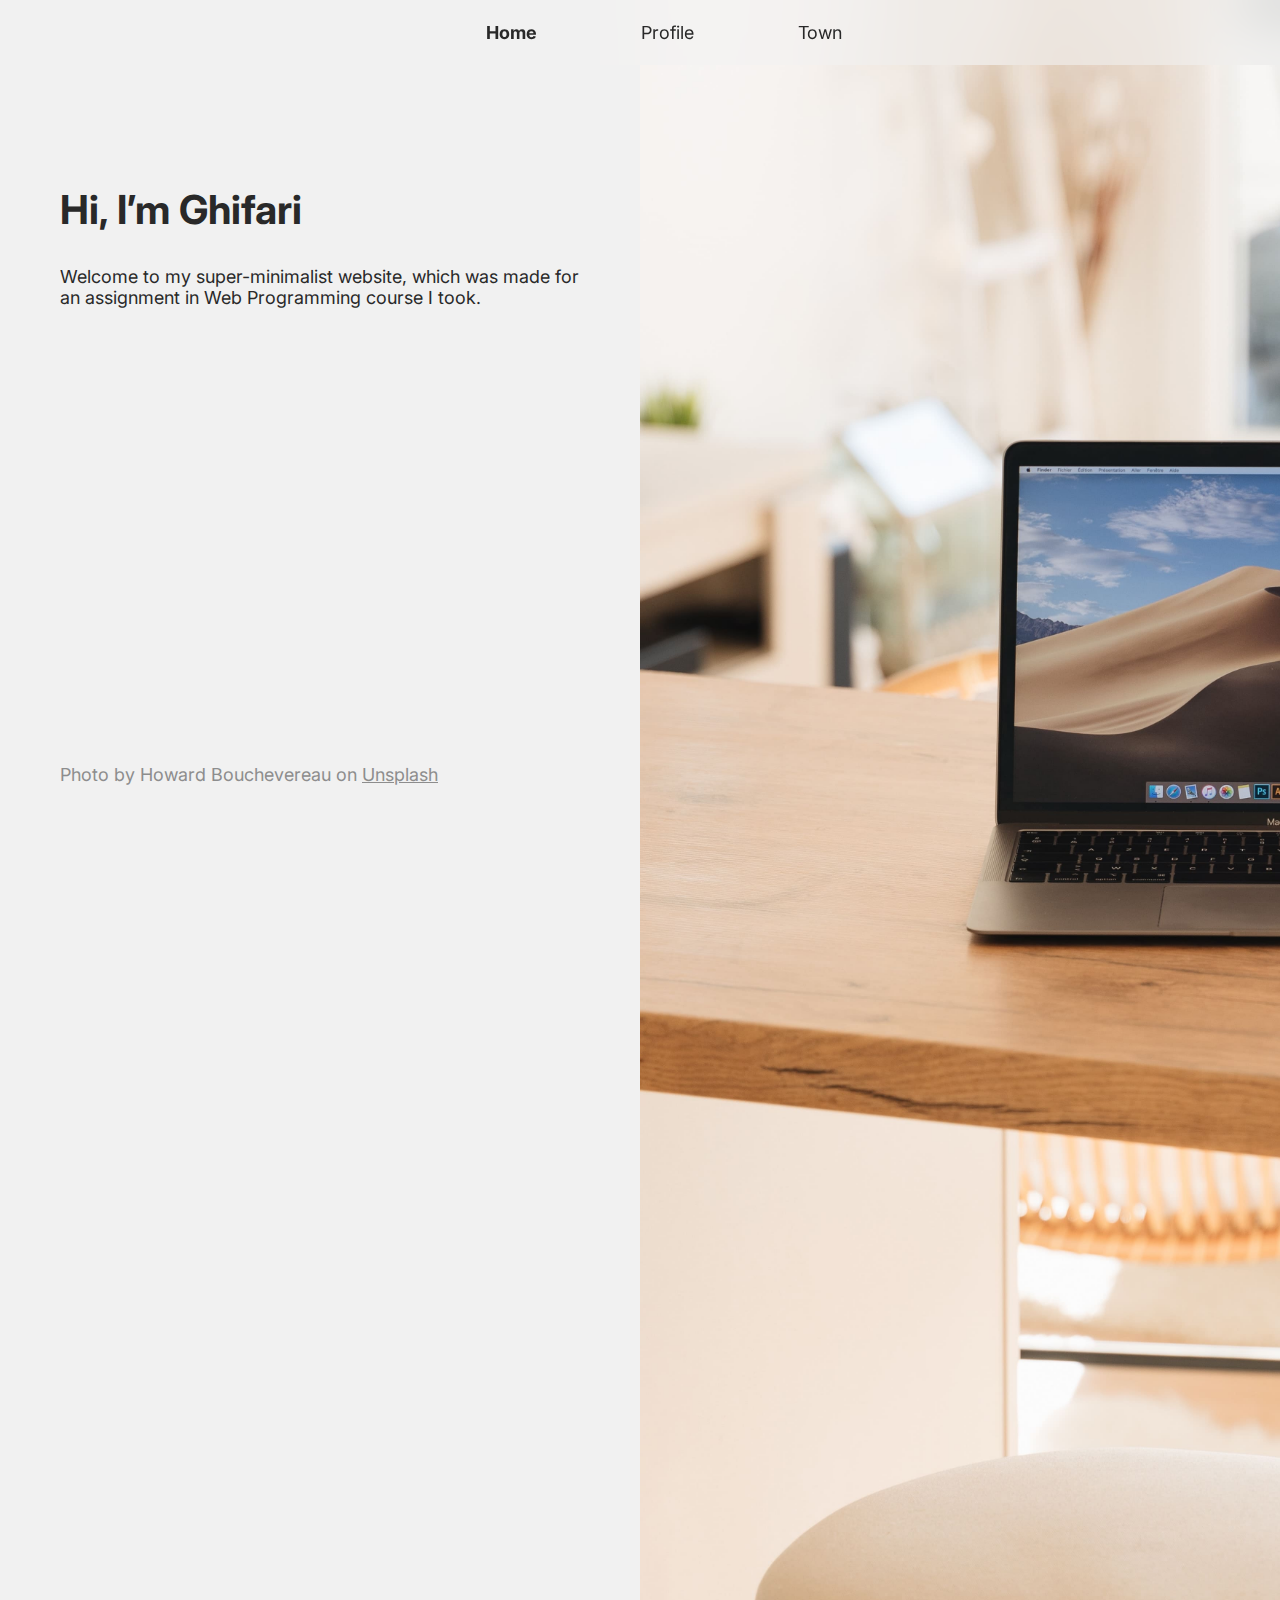
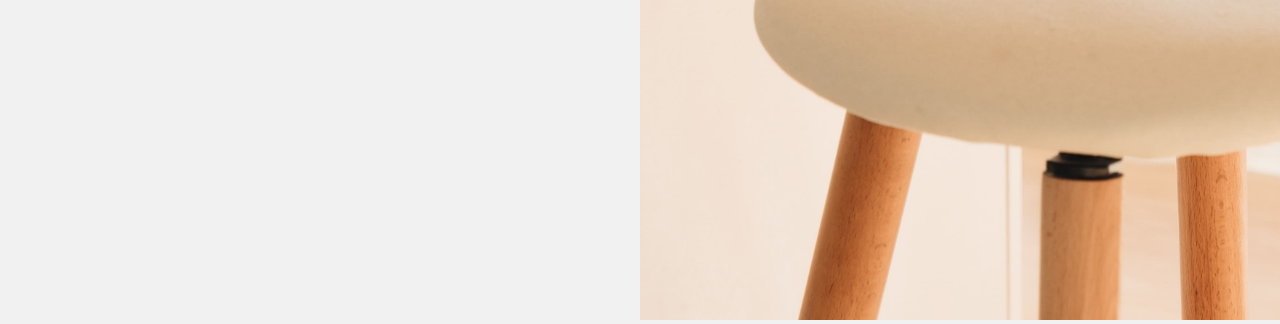
<file: index.html>
<!DOCTYPE html>
<html lang="en">
  <head>
    <meta charset="UTF-8" />
    <meta http-equiv="X-UA-Compatible" content="IE=edge" />
    <meta name="viewport" content="width=device-width, initial-scale=1.0" />
    <title>Home | Ghifari's Personal Website</title>
    <link rel="stylesheet" href="/styles.css" />
  </head>
  <body>
    <nav>
      <ul>
        <li><a href="/" class="current-page">Home</a></li>
        <li><a href="/profile">Profile</a></li>
        <li><a href="/hometown">Town</a></li>
      </ul>
    </nav>
    <div class="container">
      <div class="box">
        <div class="article">
          <h1>Hi, I’m Ghifari</h1>
          <p>
            Welcome to my super-minimalist website, which was made for an
            assignment in Web Programming course I took.
          </p>
          <footer id="footer"></footer>
        </div>
      </div>
      <div class="box">
        <div class="image-container">
          <picture>
            <source
              srcset="assets/macbook-dark.jpg"
              media="(prefers-color-scheme: dark)"
            />
            <img src="/assets/macbook.jpg" alt="cover image" />
          </picture>
        </div>
      </div>
    </div>
    <script>
      if (
        window.matchMedia &&
        window.matchMedia("(prefers-color-scheme: dark)").matches
      ) {
        document.getElementById("footer").innerHTML =
          'Photo by AltumCode on <a href="https://unsplash.com/">Unsplash</a>';
      } else {
        document.getElementById("footer").innerHTML =
          'Photo by Howard Bouchevereau on <a href="https://unsplash.com/">Unsplash</a>';
      }
    </script>
  </body>
</html>
</file>
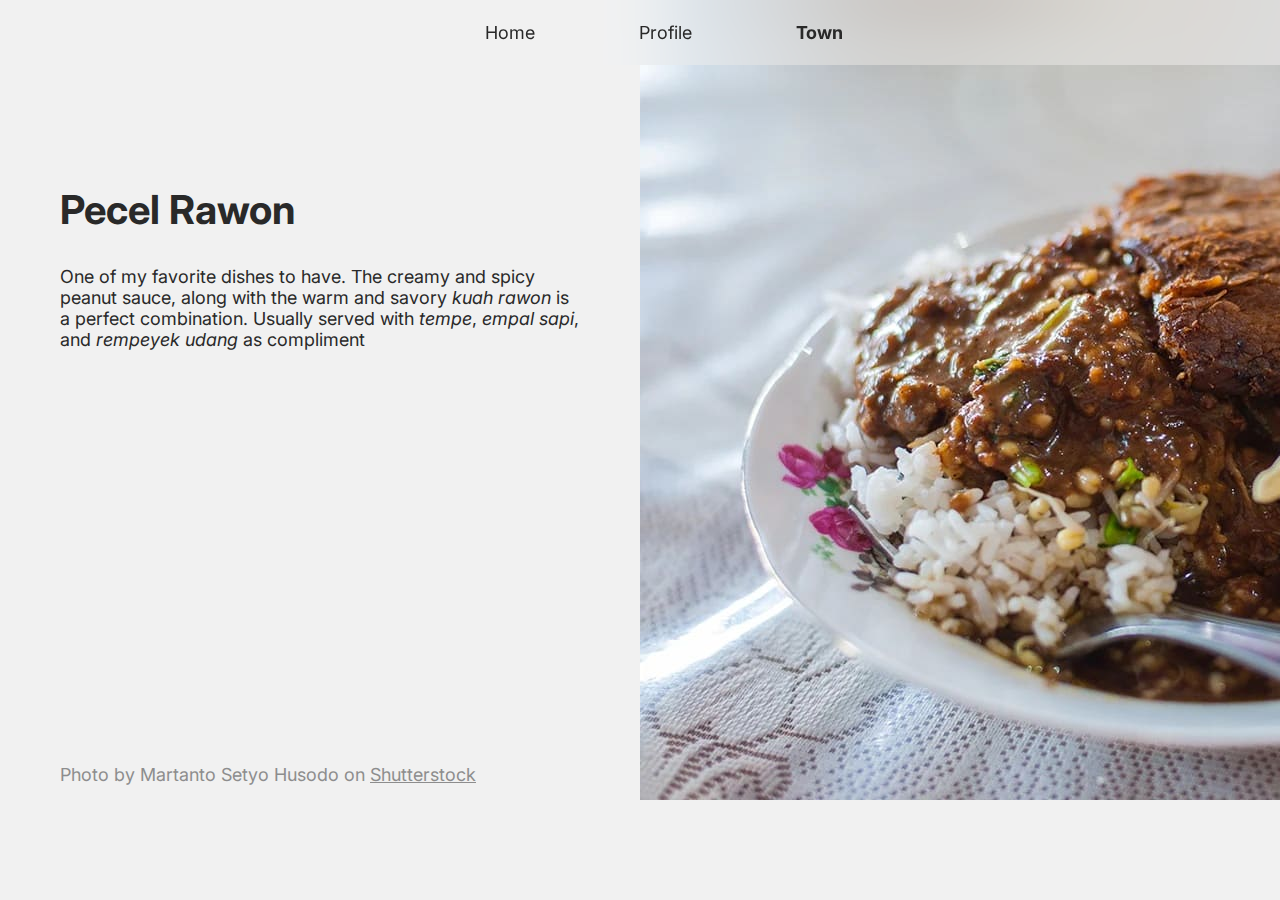
<file: food/index.html>
<!DOCTYPE html>
<html lang="en">
  <head>
    <meta charset="UTF-8" />
    <meta http-equiv="X-UA-Compatible" content="IE=edge" />
    <meta name="viewport" content="width=device-width, initial-scale=1.0" />
    <title>Food – Town | Ghifari's Personal Website</title>
    <link rel="stylesheet" href="/styles.css" />
  </head>
  <body>
    <nav>
      <ul>
        <li><a href="/">Home</a></li>
        <li><a href="/profile">Profile</a></li>
        <li><a href="/hometown" class="current-page">Town</a></li>
      </ul>
    </nav>
    <div class="container">
      <div class="box">
        <div class="article">
          <h1>Pecel Rawon</h1>
          <p>
            One of my favorite dishes to have. The creamy and spicy peanut
            sauce, along with the warm and savory <i>kuah rawon</i> is a perfect
            combination. Usually served with <i>tempe</i>, <i>empal sapi</i>,
            and <i>rempeyek udang</i> as compliment
          </p>
          <footer>
            Photo by Martanto Setyo Husodo on
            <a href="https://www.shutterstock.com/">Shutterstock</a>
          </footer>
        </div>
      </div>
      <div class="box">
        <div class="image-container">
          <img src="/assets/pecel-rawon.jpg" alt="cover image" />
        </div>
      </div>
    </div>
  </body>
</html>
</file>
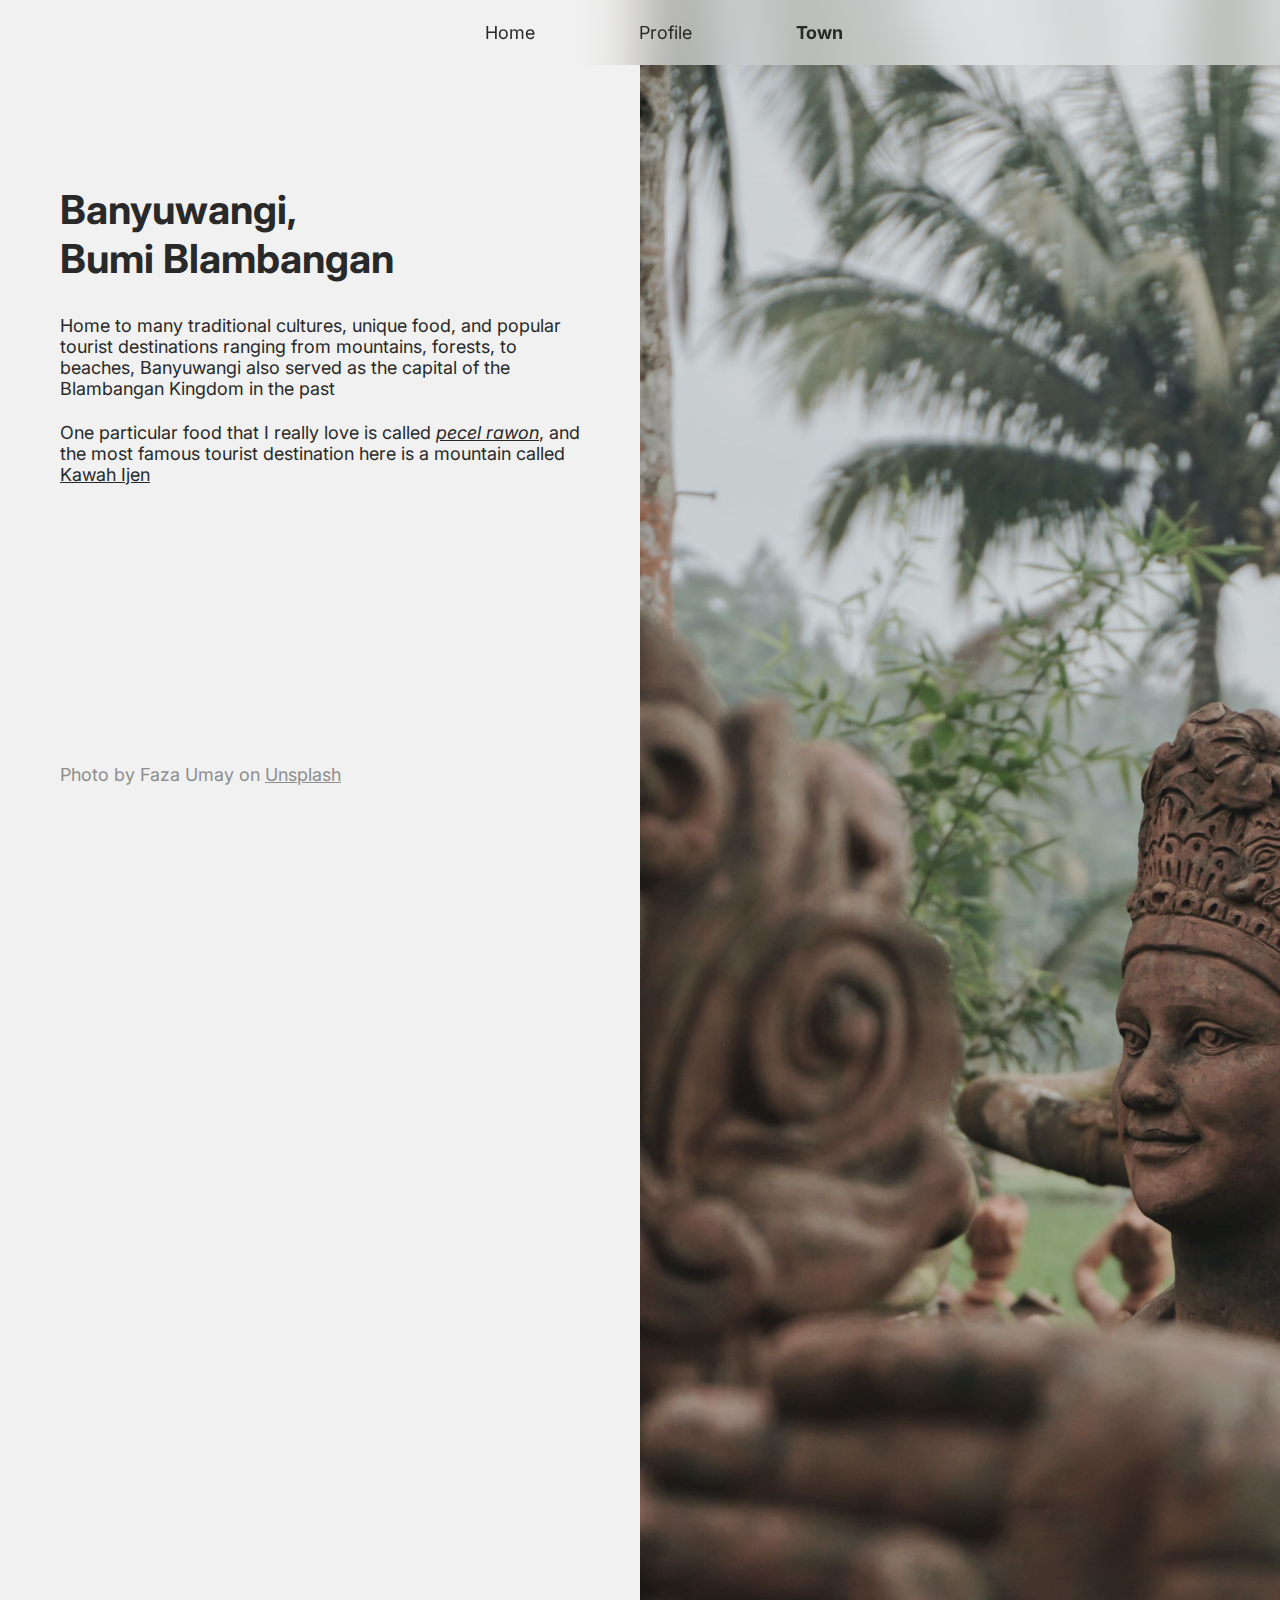
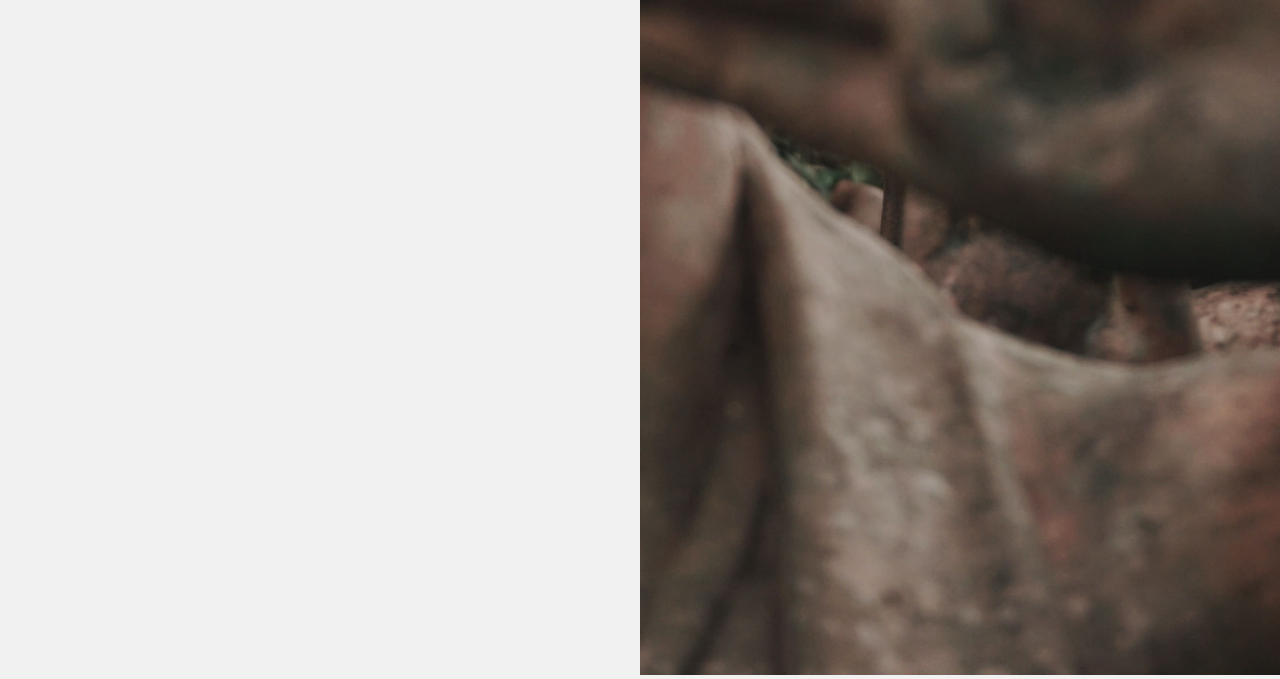
<file: hometown/index.html>
<!DOCTYPE html>
<html lang="en">
  <head>
    <meta charset="UTF-8" />
    <meta http-equiv="X-UA-Compatible" content="IE=edge" />
    <meta name="viewport" content="width=device-width, initial-scale=1.0" />
    <title>Town | Ghifari's Personal Website</title>
    <link rel="stylesheet" href="/styles.css" />
  </head>
  <body>
    <nav>
      <ul>
        <li><a href="/">Home</a></li>
        <li><a href="/profile">Profile</a></li>
        <li><a href="/hometown" class="current-page">Town</a></li>
      </ul>
    </nav>
    <div class="container">
      <div class="box">
        <div class="article">
          <h1>
            Banyuwangi,<br />
            Bumi Blambangan
          </h1>
          <p>
            Home to many traditional cultures, unique food, and popular tourist
            destinations ranging from mountains, forests, to beaches, Banyuwangi
            also served as the capital of the Blambangan Kingdom in the past
          </p>
          <p>
            One particular food that I really love is called
            <a href="food"><i>pecel rawon</i></a
            >, and the most famous tourist destination here is a mountain called
            <a href="tourist">Kawah Ijen</a>
          </p>
          <footer>
            Photo by Faza Umay on
            <a href="https://unsplash.com/">Unsplash</a>
          </footer>
        </div>
      </div>
      <div class="box">
        <div class="image-container">
          <img src="/assets/gandrung-statue.jpg" alt="cover image" />
        </div>
      </div>
    </div>
  </body>
</html>
</file>
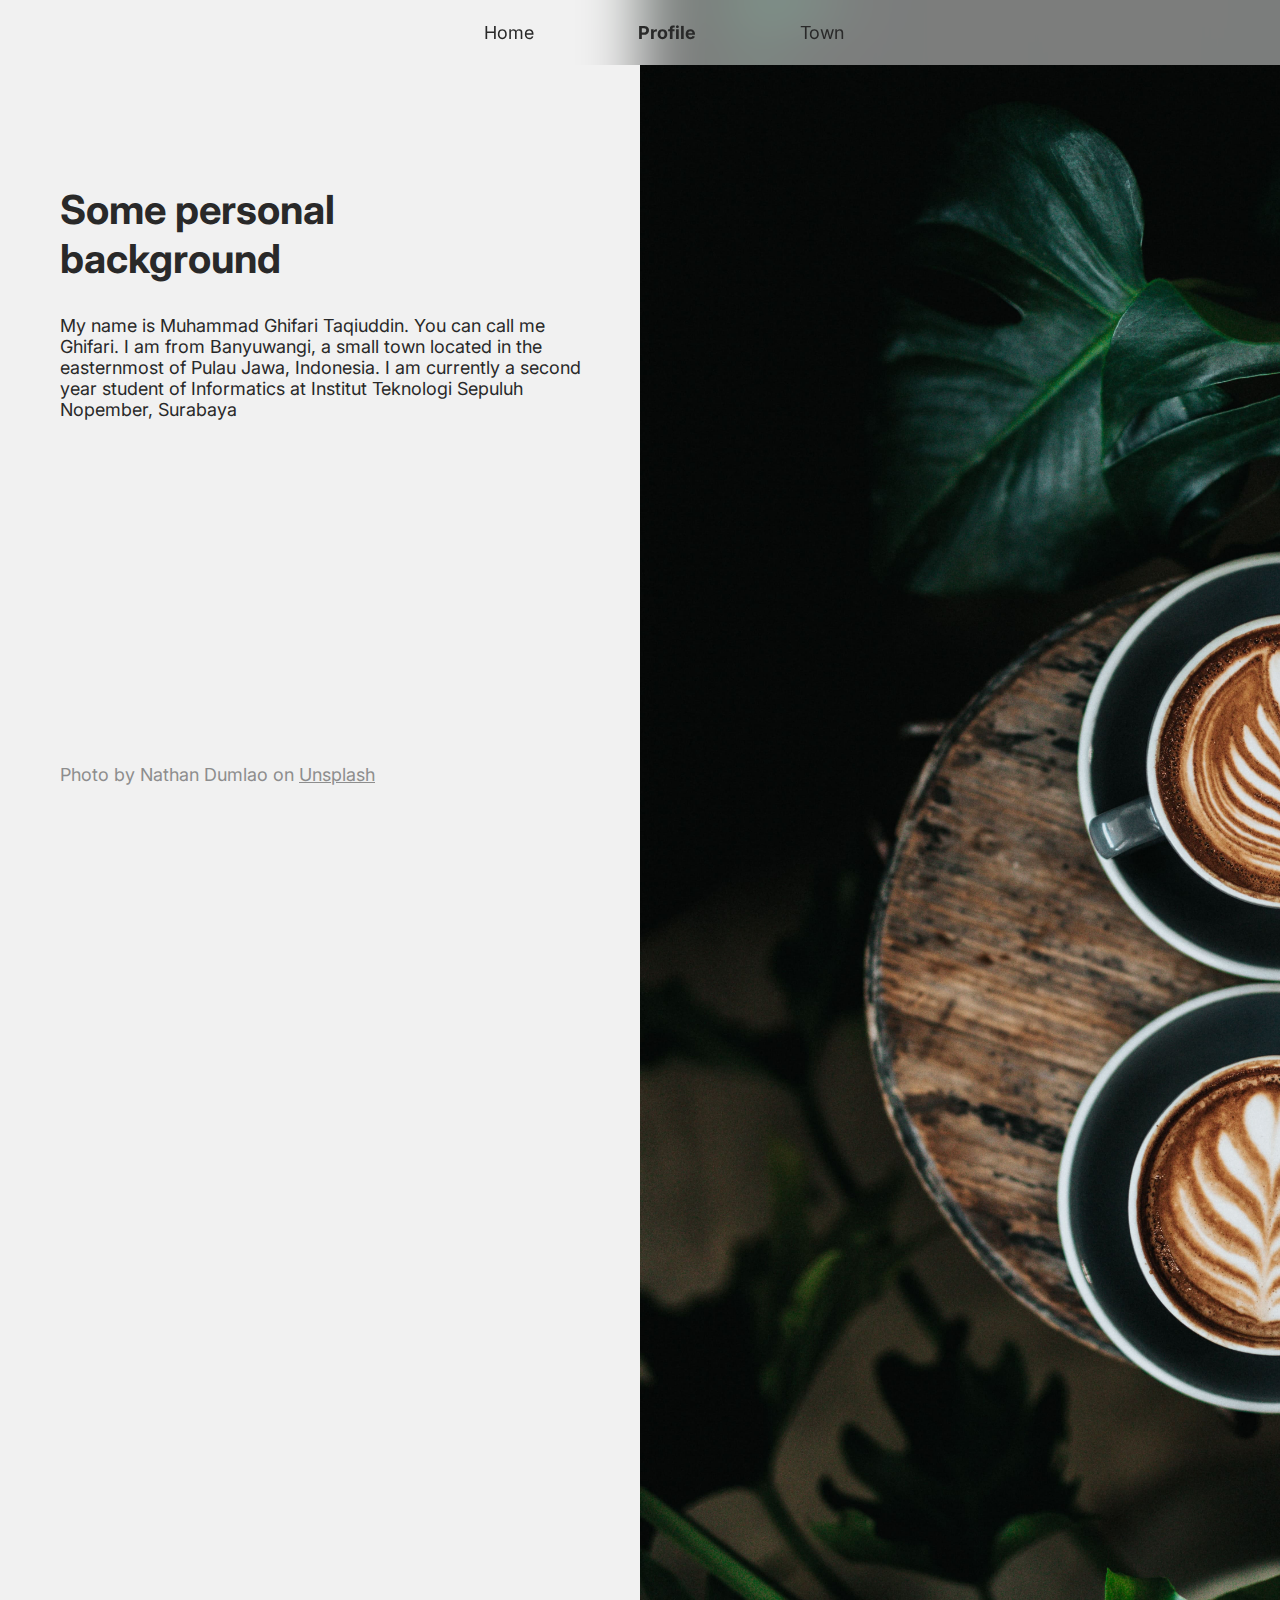
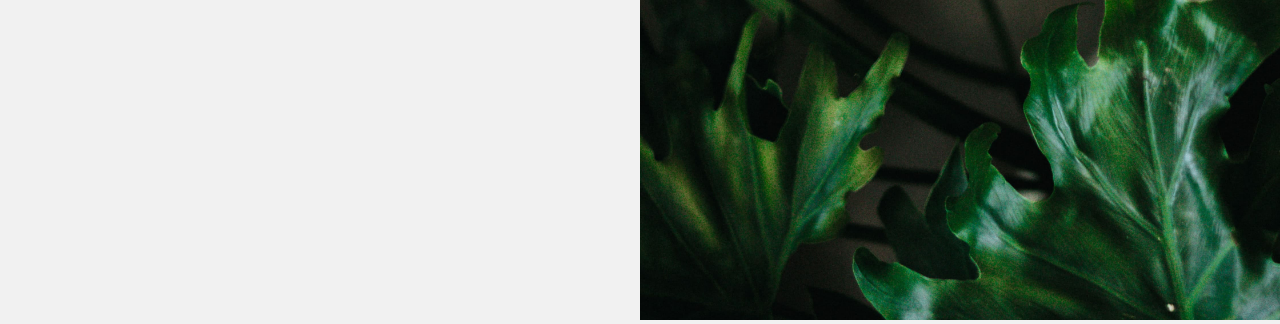
<file: profile/index.html>
<!DOCTYPE html>
<html lang="en">
  <head>
    <meta charset="UTF-8" />
    <meta http-equiv="X-UA-Compatible" content="IE=edge" />
    <meta name="viewport" content="width=device-width, initial-scale=1.0" />
    <title>Profile | Ghifari's Personal Website</title>
    <link rel="stylesheet" href="/styles.css" />
  </head>
  <body>
    <nav>
      <ul>
        <li><a href="/">Home</a></li>
        <li><a href="/profile" class="current-page">Profile</a></li>
        <li><a href="/hometown">Town</a></li>
      </ul>
    </nav>
    <div class="container">
      <div class="box">
        <div class="article">
          <h1>
            Some personal<br />
            background
          </h1>
          <p>
            My name is Muhammad Ghifari Taqiuddin. You can call me Ghifari. I am
            from Banyuwangi, a small town located in the easternmost of Pulau
            Jawa, Indonesia. I am currently a second year student of Informatics
            at Institut Teknologi Sepuluh Nopember, Surabaya
          </p>
          <footer>
            Photo by Nathan Dumlao on
            <a href="https://unsplash.com/">Unsplash</a>
          </footer>
        </div>
      </div>
      <div class="box">
        <div class="image-container">
          <img src="/assets/coffee.jpg" alt="cover image" />
        </div>
      </div>
    </div>
  </body>
</html>
</file>
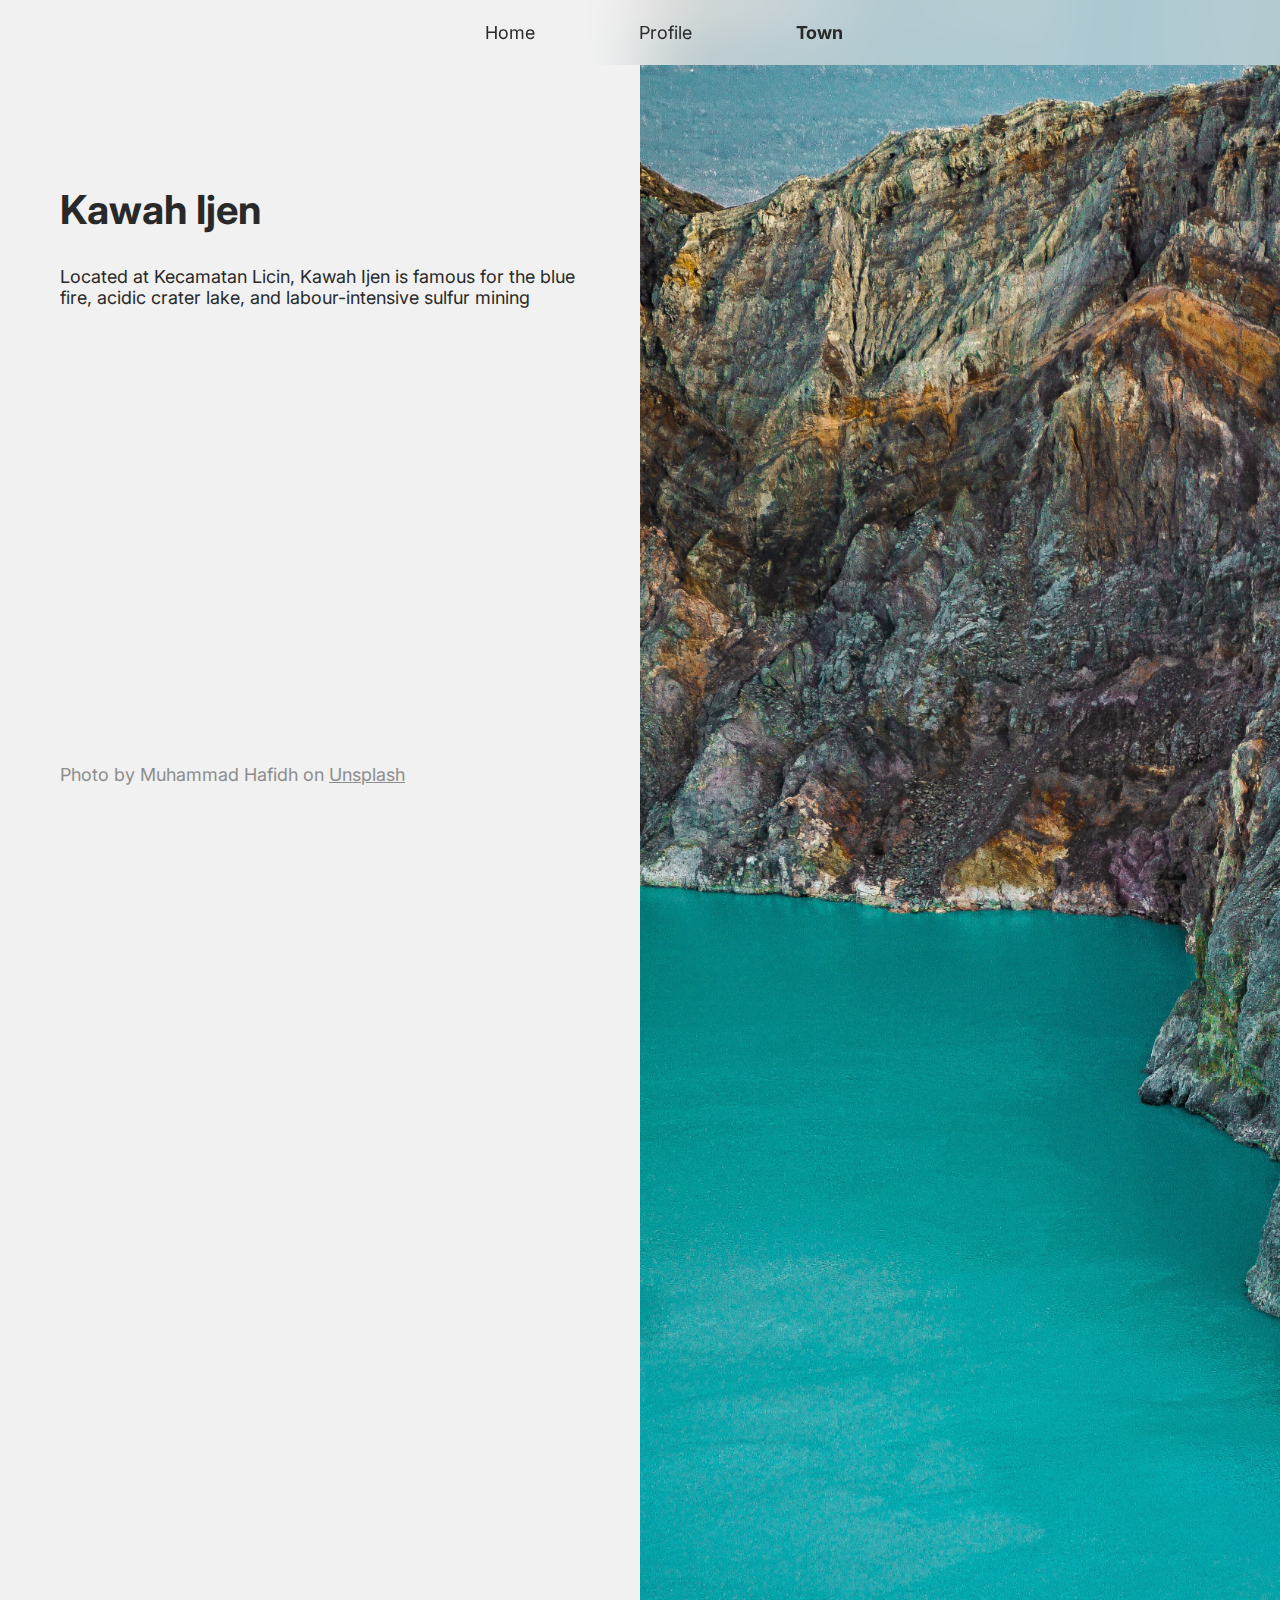
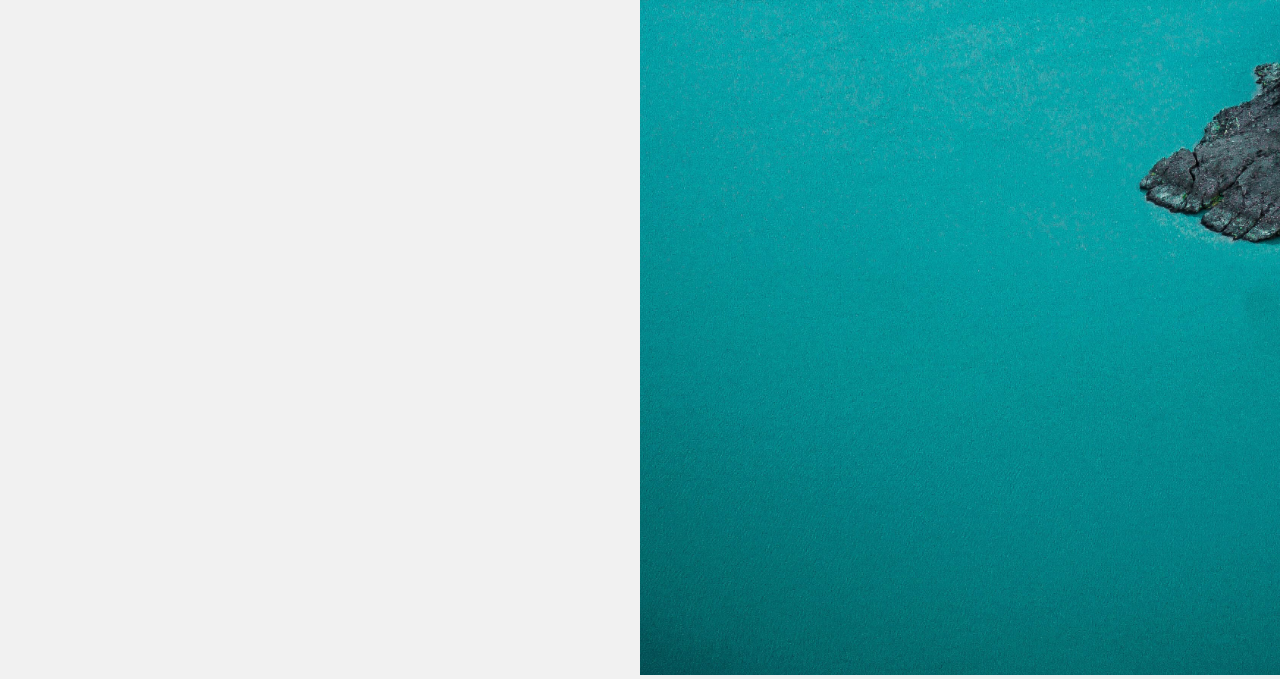
<file: tourist/index.html>
<!DOCTYPE html>
<html lang="en">
  <head>
    <meta charset="UTF-8" />
    <meta http-equiv="X-UA-Compatible" content="IE=edge" />
    <meta name="viewport" content="width=device-width, initial-scale=1.0" />
    <title>Tourist – Town | Ghifari's Personal Website</title>
    <link rel="stylesheet" href="/styles.css" />
  </head>
  <body>
    <nav>
      <ul>
        <li><a href="/">Home</a></li>
        <li><a href="/profile">Profile</a></li>
        <li><a href="/hometown" class="current-page">Town</a></li>
      </ul>
    </nav>
    <div class="container">
      <div class="box">
        <div class="article">
          <h1>Kawah Ijen</h1>
          <p>
            Located at Kecamatan Licin, Kawah Ijen is famous for the blue fire,
            acidic crater lake, and labour-intensive sulfur mining
          </p>
          <footer>
            Photo by Muhammad Hafidh on
            <a href="https://unsplash.com/">Unsplash</a>
          </footer>
        </div>
      </div>
      <div class="box">
        <div class="image-container">
          <img src="/assets/kawah-ijen.jpg" alt="cover image" />
        </div>
      </div>
    </div>
  </body>
</html>
</file>
<file: styles.css>
@import url("https://fonts.googleapis.com/css2?family=Inter&display=swap");
@import url("https://fonts.googleapis.com/css2?family=Inter:wght@400;700&display=swap");

body {
  margin: 0px;
  padding: 0px;
  font-family: "Inter", sans-serif;
  font-size: 18px;
  background-color: #f1f1f1;
  color: #292929;
  overflow: hidden;
}

a {
  color: inherit;
}

nav {
  width: 100%;
  text-align: center;
  background: rgba(241, 241, 241, 0.5);
  backdrop-filter: blur(30px);
  padding: 4px;
}

ul li {
  display: inline-block;
  padding-left: 4%;
  padding-right: 4%;
}

ul li a {
  text-decoration: none;
  color: #292929;
}

ul li a.current-page {
  font-weight: bold;
}

.container {
  display: flex;
  flex-direction: row;
}

.box {
  flex: 1;
  width: 100%;
}

.box .article {
  display: flex;
  flex-direction: column;
  justify-content: space-between;
  margin-left: 60px;
  min-height: 80vh;
  overflow: hidden;
}

.box .article h1 {
  margin-top: 120px;
  font-size: 40px;
}

.box .article p {
  margin-top: 5px;
  width: 90%;
}

.box .article footer {
  margin-top: auto;
  margin-right: 30px;
  color: #8d8d8d;
}

.image-container {
  top: 0px;
  min-width: 100%;
  min-height: 100%;
  position: absolute;
  z-index: -1;
  margin: 0px;
}

.image-container img {
  object-fit: scale-down;
  max-width: 100%;
  max-height: 100%;
  width: auto;
  height: auto;
}

@media (max-width: 768px) {
  .container {
    flex-direction: column;
  }

  .box .article {
    min-height: 50vh;
  }

  .box .article footer {
    margin-bottom: 20px;
  }

  .box .article h1 {
    margin-top: 20px;
    font-size: 30px;
  }

  .image-container {
    top: unset;
  }

  .image-container img {
    width: 100%;
  }
}

@media (prefers-color-scheme: dark) {
  body {
    background-color: #0d0d0d;
    color: #dadada;
  }

  nav {
    background: rgba(13, 13, 13, 0.5);
  }

  ul li a {
    text-decoration: none;
    color: #dadada;
  }

  .box .article footer {
    color: #747474;
  }
}
</file>
